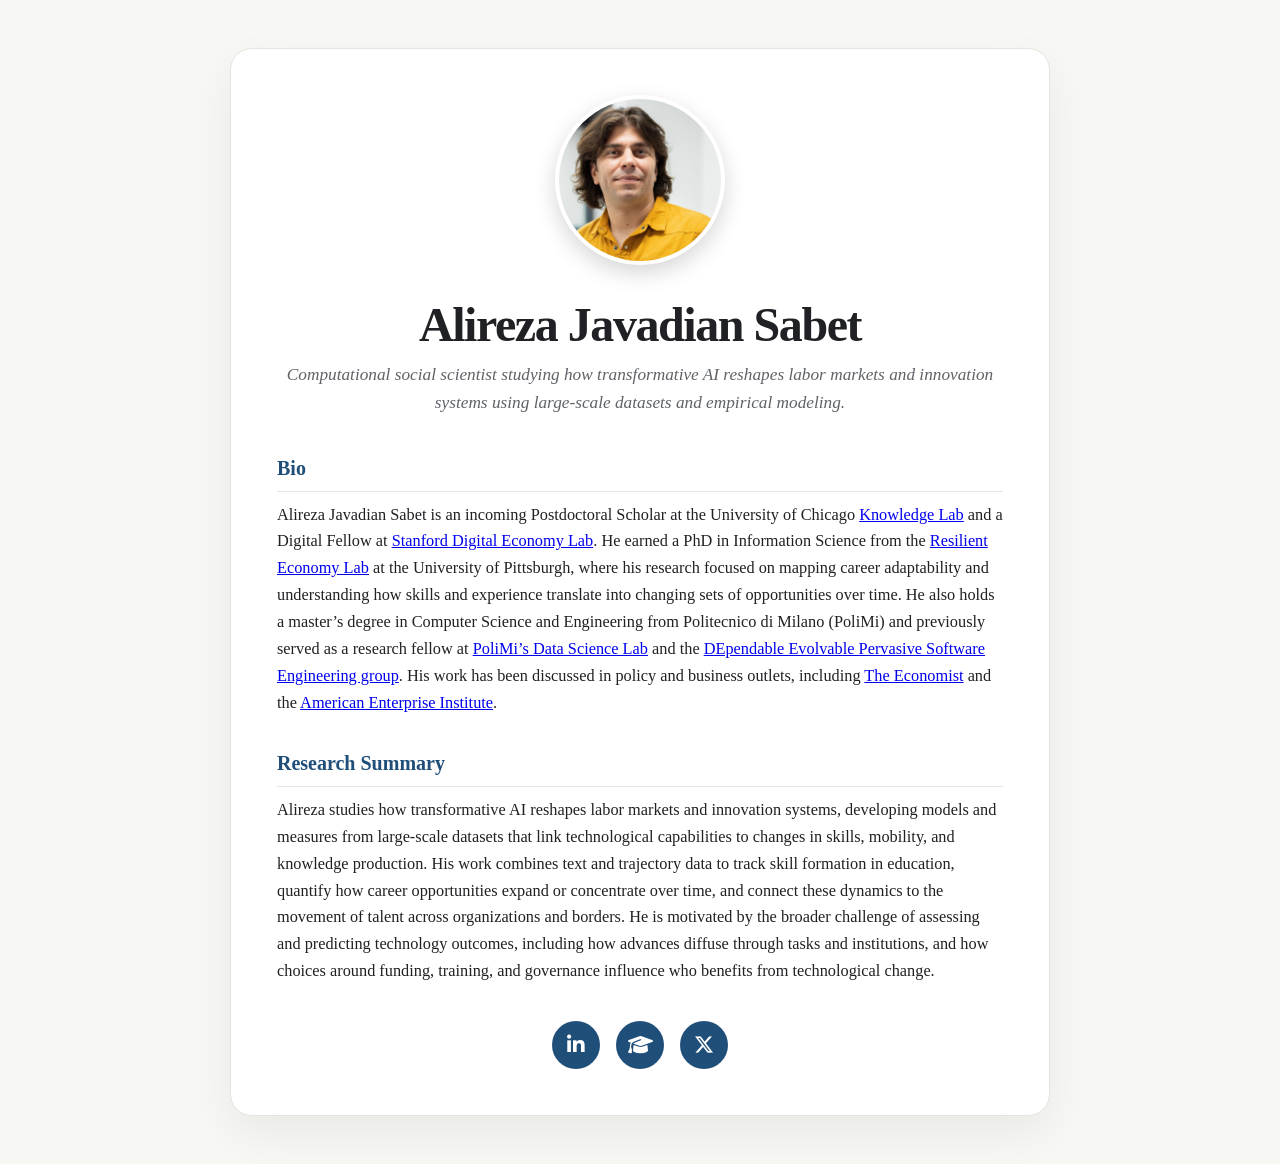
<file: index.html>
<!DOCTYPE html>
<html lang="en">
<head>
  <meta charset="UTF-8" />
  <meta name="viewport" content="width=device-width, initial-scale=1.0" />
  <meta name="description" content="Alireza Javadian Sabet — computational social scientist studying transformative AI, labor markets, and innovation systems." />
  <title>Alireza Javadian Sabet</title>
  <link rel="stylesheet" href="style.css" />
  <link rel="preconnect" href="https://cdnjs.cloudflare.com" />
  <link rel="stylesheet" href="https://cdnjs.cloudflare.com/ajax/libs/font-awesome/6.5.2/css/all.min.css" />
</head>
<body>
  <main class="page">
    <section class="card">
      <img class="profile-photo" src="assets/profile.jpg" alt="Alireza Javadian Sabet" />

      <h1>Alireza Javadian Sabet</h1>

      <p class="tagline">
        Computational social scientist studying how transformative AI reshapes labor markets and innovation systems using large-scale datasets and empirical modeling.
      </p>

      <section class="content-section">
        <h2>Bio</h2>
        <p>
          Alireza Javadian Sabet is an incoming Postdoctoral Scholar at the University of Chicago <a href="https://knowledgelab.org/" target="_blank" rel="noopener noreferrer">Knowledge Lab</a> and a Digital Fellow at <a href="https://digitaleconomy.stanford.edu/" target="_blank" rel="noopener noreferrer">Stanford Digital Economy Lab</a>. He earned a PhD in Information Science from the <a href="https://sites.pitt.edu/~mrfrank/resilientEconomy.html" target="_blank" rel="noopener noreferrer">Resilient Economy Lab</a> at the University of Pittsburgh, where his research focused on mapping career adaptability and understanding how skills and experience translate into changing sets of opportunities over time. He also holds a master’s degree in Computer Science and Engineering from Politecnico di Milano (PoliMi) and previously served as a research fellow at <a href="https://datascience.deib.polimi.it/" target="_blank" rel="noopener noreferrer">PoliMi’s Data Science Lab</a> and the <a href="https://www.deepse.deib.polimi.it/" target="_blank" rel="noopener noreferrer">DEpendable Evolvable Pervasive Software Engineering group</a>. His work has been discussed in policy and business outlets, including <a href="https://www.economist.com/business/2026/01/29/how-big-a-threat-is-ai-to-entry-level-jobs" target="_blank" rel="noopener noreferrer">The Economist</a> and the <a href="https://www.aei.org/economics/the-ai-job-scare-needs-better-evidence/" target="_blank" rel="noopener noreferrer">American Enterprise Institute</a>.
        </p>
      </section>

      <section class="content-section">
        <h2>Research Summary</h2>
        <p>
          Alireza studies how transformative AI reshapes labor markets and innovation systems, developing models and measures from large-scale datasets that link technological capabilities to changes in skills, mobility, and knowledge production. His work combines text and trajectory data to track skill formation in education, quantify how career opportunities expand or concentrate over time, and connect these dynamics to the movement of talent across organizations and borders. He is motivated by the broader challenge of assessing and predicting technology outcomes, including how advances diffuse through tasks and institutions, and how choices around funding, training, and governance influence who benefits from technological change.
        </p>
      </section>

      <nav class="social-links" aria-label="Social links">
        <a href="https://www.linkedin.com/in/arjsabet/" target="_blank" rel="noopener noreferrer" aria-label="LinkedIn">
          <i class="fa-brands fa-linkedin-in"></i>
        </a>
        <a href="https://scholar.google.com/citations?hl=en&user=HhhPuo0AAAAJ&view_op=list_works&sortby=pubdate" target="_blank" rel="noopener noreferrer" aria-label="Google Scholar">
          <i class="fa-solid fa-graduation-cap"></i>
        </a>
        <a href="https://x.com/ArjSabet" target="_blank" rel="noopener noreferrer" aria-label="X / Twitter">
          <i class="fa-brands fa-x-twitter"></i>
        </a>
      </nav>
    </section>
  </main>
</body>
</html>
</file>
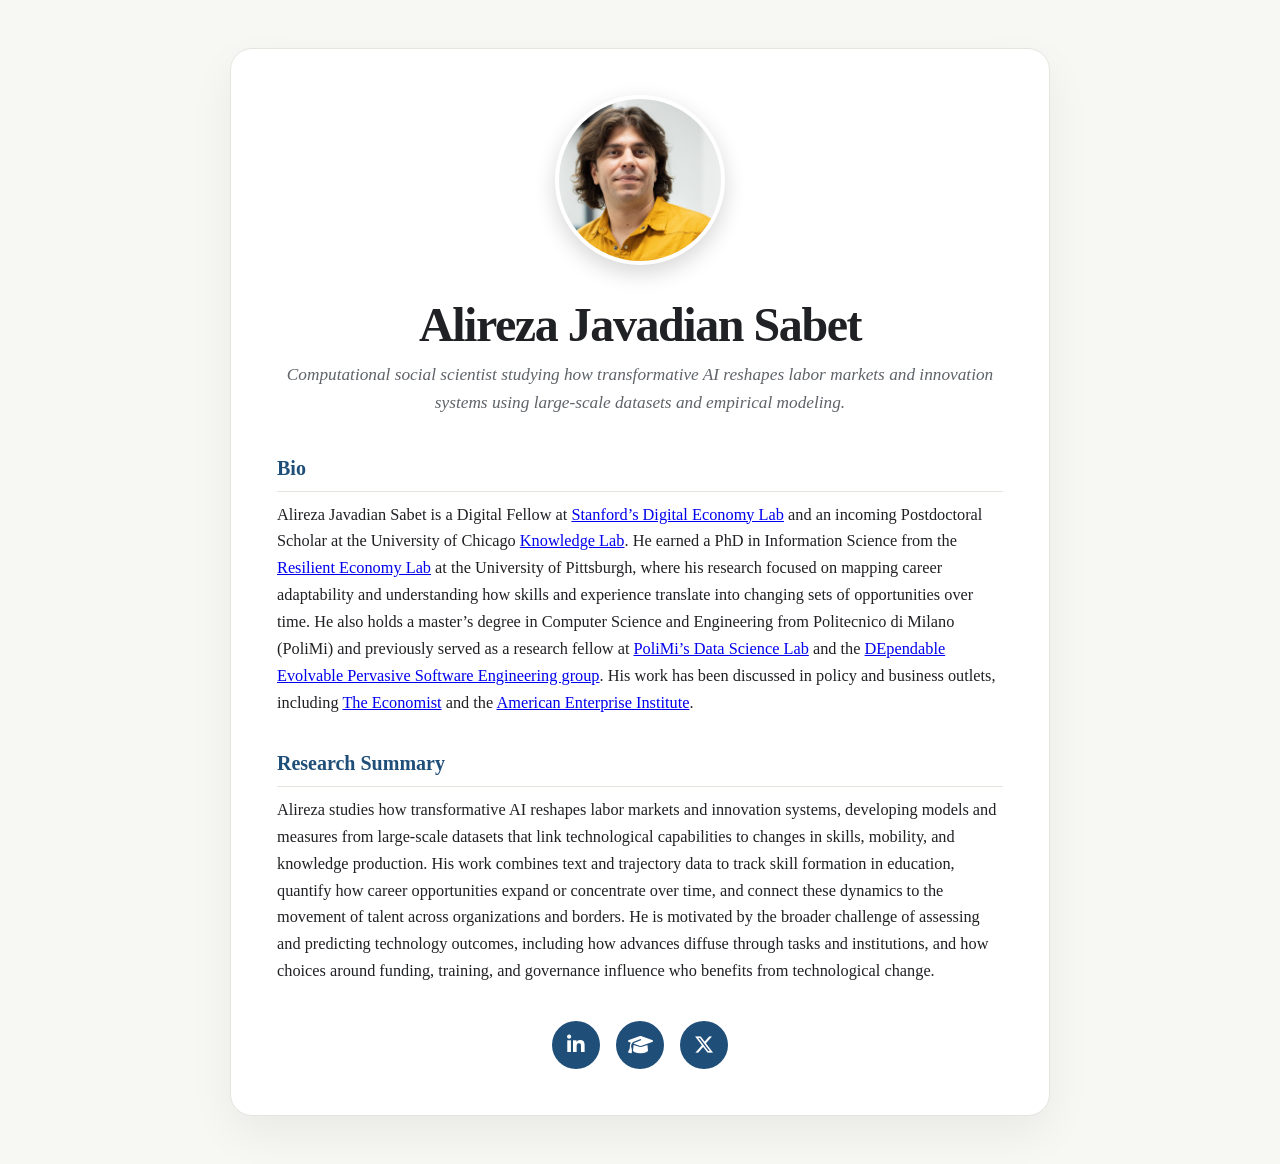
<file: index_updated_hyperlinks.html>
<!DOCTYPE html>
<html lang="en">
<head>
  <meta charset="UTF-8" />
  <meta name="viewport" content="width=device-width, initial-scale=1.0" />
  <meta name="description" content="Alireza Javadian Sabet — computational social scientist studying transformative AI, labor markets, and innovation systems." />
  <title>Alireza Javadian Sabet</title>
  <link rel="stylesheet" href="style.css" />
  <link rel="preconnect" href="https://cdnjs.cloudflare.com" />
  <link rel="stylesheet" href="https://cdnjs.cloudflare.com/ajax/libs/font-awesome/6.5.2/css/all.min.css" />
</head>
<body>
  <main class="page">
    <section class="card">
      <img class="profile-photo" src="assets/profile.jpg" alt="Alireza Javadian Sabet" />

      <h1>Alireza Javadian Sabet</h1>

      <p class="tagline">
        Computational social scientist studying how transformative AI reshapes labor markets and innovation systems using large-scale datasets and empirical modeling.
      </p>

      <section class="content-section">
        <h2>Bio</h2>
        <p>
          Alireza Javadian Sabet is a Digital Fellow at <a href="https://digitaleconomy.stanford.edu/" target="_blank" rel="noopener noreferrer">Stanford’s Digital Economy Lab</a> and an incoming Postdoctoral Scholar at the University of Chicago <a href="https://knowledgelab.org/" target="_blank" rel="noopener noreferrer">Knowledge Lab</a>. He earned a PhD in Information Science from the <a href="https://sites.pitt.edu/~mrfrank/resilientEconomy.html" target="_blank" rel="noopener noreferrer">Resilient Economy Lab</a> at the University of Pittsburgh, where his research focused on mapping career adaptability and understanding how skills and experience translate into changing sets of opportunities over time. He also holds a master’s degree in Computer Science and Engineering from Politecnico di Milano (PoliMi) and previously served as a research fellow at <a href="https://datascience.deib.polimi.it/" target="_blank" rel="noopener noreferrer">PoliMi’s Data Science Lab</a> and the <a href="https://www.deepse.deib.polimi.it/" target="_blank" rel="noopener noreferrer">DEpendable Evolvable Pervasive Software Engineering group</a>. His work has been discussed in policy and business outlets, including <a href="https://www.economist.com/business/2026/01/29/how-big-a-threat-is-ai-to-entry-level-jobs" target="_blank" rel="noopener noreferrer">The Economist</a> and the <a href="https://www.aei.org/economics/the-ai-job-scare-needs-better-evidence/" target="_blank" rel="noopener noreferrer">American Enterprise Institute</a>.
        </p>
      </section>

      <section class="content-section">
        <h2>Research Summary</h2>
        <p>
          Alireza studies how transformative AI reshapes labor markets and innovation systems, developing models and measures from large-scale datasets that link technological capabilities to changes in skills, mobility, and knowledge production. His work combines text and trajectory data to track skill formation in education, quantify how career opportunities expand or concentrate over time, and connect these dynamics to the movement of talent across organizations and borders. He is motivated by the broader challenge of assessing and predicting technology outcomes, including how advances diffuse through tasks and institutions, and how choices around funding, training, and governance influence who benefits from technological change.
        </p>
      </section>

      <nav class="social-links" aria-label="Social links">
        <a href="https://www.linkedin.com/in/arjsabet/" target="_blank" rel="noopener noreferrer" aria-label="LinkedIn">
          <i class="fa-brands fa-linkedin-in"></i>
        </a>
        <a href="https://scholar.google.com/citations?hl=en&user=HhhPuo0AAAAJ&view_op=list_works&sortby=pubdate" target="_blank" rel="noopener noreferrer" aria-label="Google Scholar">
          <i class="fa-solid fa-graduation-cap"></i>
        </a>
        <a href="https://x.com/ArjSabet" target="_blank" rel="noopener noreferrer" aria-label="X / Twitter">
          <i class="fa-brands fa-x-twitter"></i>
        </a>
      </nav>
    </section>
  </main>
</body>
</html>
</file>
<file: style.css>
:root {
  --background: #f7f7f4;
  --card: #ffffff;
  --text: #202124;
  --muted: #5f6368;
  --border: #e5e5e0;
  --accent: #1f4e79;
  --accent-dark: #173a5c;
}

* {
  box-sizing: border-box;
}

body {
  margin: 0;
  font-family: Georgia, "Times New Roman", serif;
  color: var(--text);
  background: var(--background);
  line-height: 1.65;
}

.page {
  min-height: 100vh;
  display: flex;
  justify-content: center;
  padding: 48px 18px;
}

.card {
  width: 100%;
  max-width: 820px;
  background: var(--card);
  border: 1px solid var(--border);
  border-radius: 22px;
  padding: 46px;
  box-shadow: 0 18px 45px rgba(0, 0, 0, 0.06);
  text-align: center;
}

.profile-photo {
  width: 170px;
  height: 170px;
  object-fit: cover;
  border-radius: 50%;
  border: 4px solid #ffffff;
  box-shadow: 0 8px 22px rgba(0, 0, 0, 0.16);
  background: #ddd;
}

h1 {
  margin: 24px 0 8px;
  font-size: clamp(2rem, 5vw, 3rem);
  line-height: 1.15;
  letter-spacing: -0.03em;
}

.tagline {
  max-width: 720px;
  margin: 0 auto 34px;
  color: var(--muted);
  font-size: 1.08rem;
  font-style: italic;
}

.content-section {
  margin-top: 30px;
  text-align: left;
}

.content-section h2 {
  margin-bottom: 8px;
  font-size: 1.25rem;
  color: var(--accent);
  border-bottom: 1px solid var(--border);
  padding-bottom: 6px;
}

.content-section p {
  margin-top: 10px;
  font-size: 1.02rem;
}

.social-links {
  margin-top: 36px;
  display: flex;
  justify-content: center;
  gap: 16px;
}

.social-links a {
  width: 48px;
  height: 48px;
  border-radius: 50%;
  display: inline-flex;
  align-items: center;
  justify-content: center;
  color: #ffffff;
  background: var(--accent);
  text-decoration: none;
  font-size: 1.25rem;
  transition: transform 0.15s ease, background 0.15s ease;
}

.social-links a:hover,
.social-links a:focus {
  background: var(--accent-dark);
  transform: translateY(-2px);
}

@media (max-width: 640px) {
  .page {
    padding: 20px 12px;
  }

  .card {
    padding: 30px 22px;
    border-radius: 18px;
  }

  .profile-photo {
    width: 140px;
    height: 140px;
  }
}
</file>
